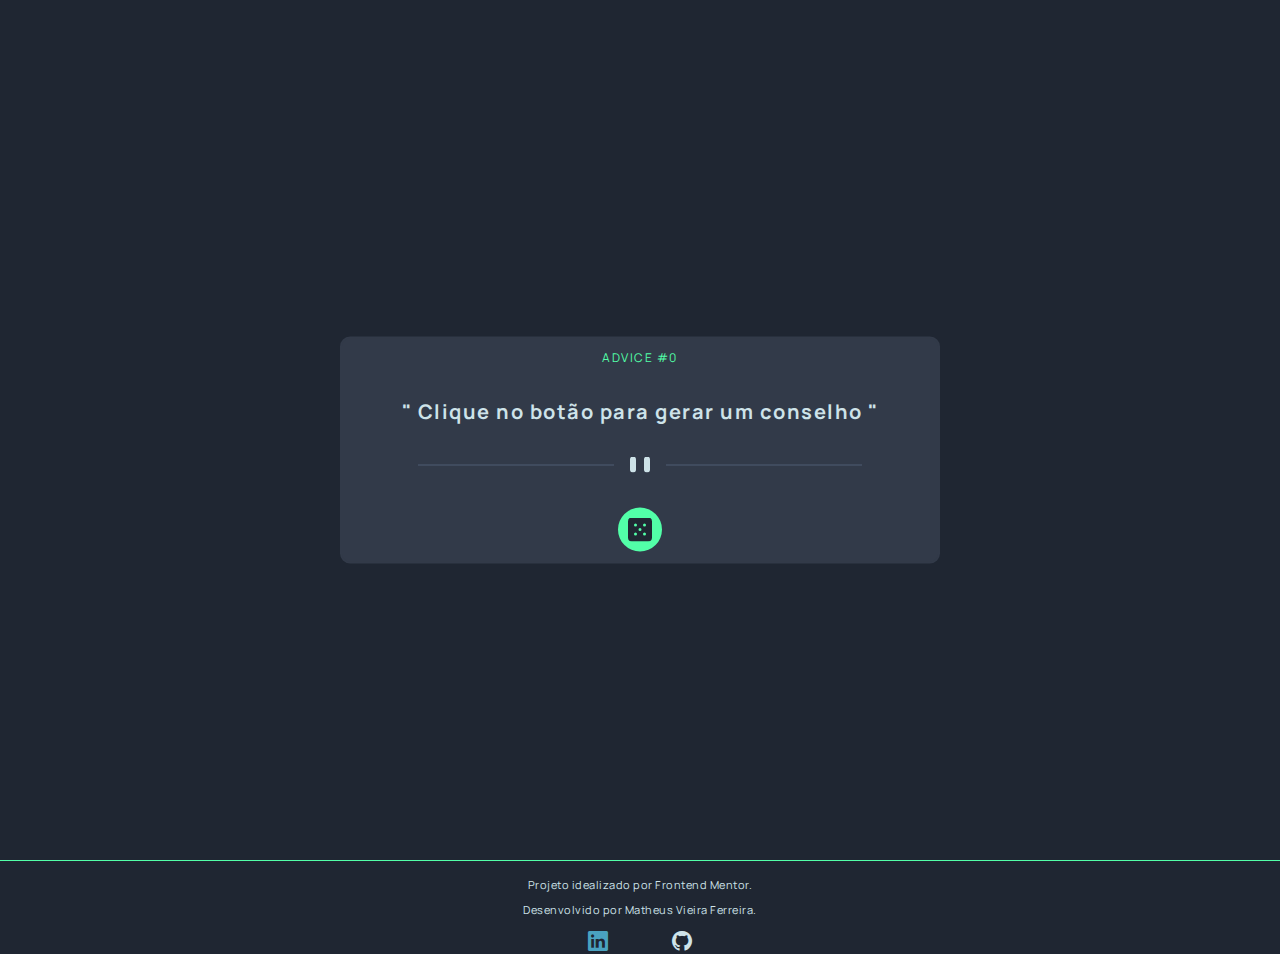
<file: advice-generator/index.html>
<!DOCTYPE html>
<html lang="pt-br">
  <head>
    <meta charset="UTF-8" />
    <meta name="viewport" content="width=device-width, initial-scale=1.0" />
    <link rel="icon" type="image/png" href="./images/favicon.png" />
    <title>Frontend Mentor | Advice generator app</title>
    <link rel="stylesheet" href="css/global.css" />
    <link rel="stylesheet" href="css/card-container.css" />
    <link rel="stylesheet" href="css/footer.css" />
  </head>
  <body>
    <main class="advice-card">
      <section class="advice-container">
        <p>Advice #<span data-advice="advice-number">0</span></p>
        <h2>
          "
          <span data-advice-text="advice-txt"
            >Clique no botão para gerar um conselho</span
          >

          "
        </h2>
        <picture>
          <source
            media="(max-width: 600px)"
            srcset="images/pattern-divider-mobile.svg"
          />
          <img
            src="images/pattern-divider-desktop.svg"
            alt="Imagem divisória"
          />
        </picture>
        <button data-generate="generateAdvice">
          <img src="images/icon-dice.svg" alt="Botão para gerar conselhos" />
        </button>
      </section>
    </main>
    <footer>
      <p>
        Projeto idealizado por
        <a href="https://www.frontendmentor.io" target="_blank"
          >Frontend Mentor</a
        >.
      </p>

      <p>Desenvolvido por Matheus Vieira Ferreira.</p>
      <div class="social-links">
        <a
          href="https://www.linkedin.com/in/matheus-vieira-ferreira-806767229/"
          target="_blank"
          ><i class="bi bi-linkedin"></i
        ></a>
        <a href="https://github.com/matheusvieira17" target="_blank"
          ><i class="bi bi-github"></i
        ></a>
      </div>
    </footer>
  </body>
  <script src="advices.js"></script>
</html>
</file>
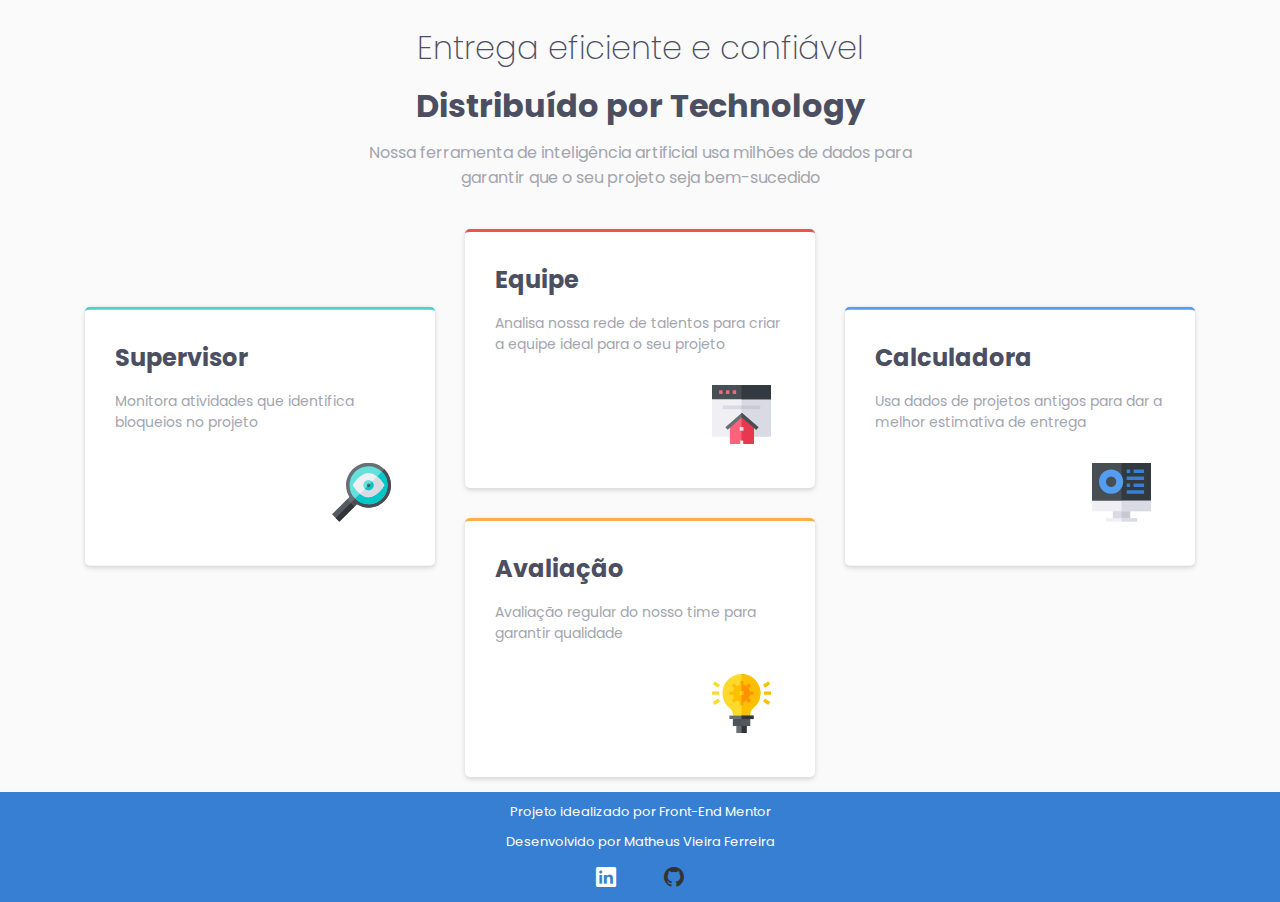
<file: card-feature-section/index.html>
<!DOCTYPE html>
<html lang="pt-br">
  <head>
    <meta charset="UTF-8" />
    <meta name="viewport" content="width=device-width, initial-scale=1.0" />
    <link rel="shortcut icon" href="images/favicon.png" type="image/x-icon" />
    <title>Frontend Mentor | Four card feature section</title>
    <link rel="stylesheet" href="css/global.css" />
    <link rel="stylesheet" href="css/header.css" />
    <link rel="stylesheet" href="css/services.css" />
    <link rel="stylesheet" href="css/footer.css" />
  </head>
  <body>
    <header>
      <h1>Entrega eficiente e confiável</h1>
      <h1>Distribuído por Technology</h1>
      <p>
        Nossa ferramenta de inteligência artificial usa milhões de dados para
        garantir que o seu projeto seja bem-sucedido
      </p>
    </header>

    <main class="services">
      <div class="box effect">
        <h3>Supervisor</h3>
        <p>Monitora atividades que identifica bloqueios no projeto</p>
        <img src="images/icon-supervisor.svg" alt="Icone Supervisor" />
      </div>
      <div class="box">
        <h3>Equipe</h3>
        <p>
          Analisa nossa rede de talentos para criar a equipe ideal para o seu
          projeto
        </p>
        <img src="images/icon-team-builder.svg" alt="Icone - equipe" />
      </div>
      <div class="box effect">
        <h3>Calculadora</h3>
        <p>
          Usa dados de projetos antigos para dar a melhor estimativa de entrega
        </p>
        <img src="images/icon-calculator.svg" alt="Icone - Calculadora" />
      </div>
      <div class="box">
        <h3>Avaliação</h3>
        <p>Avaliação regular do nosso time para garantir qualidade</p>
        <img src="images/icon-karma.svg" alt="Icone - avaliacao" />
      </div>
    </main>

    <footer>
      <p>
        Projeto idealizado por
        <a href="https://www.frontendmentor.io?ref=challenge" target="_blank"
          >Front-End Mentor</a
        >
      </p>
      <p>Desenvolvido por Matheus Vieira Ferreira</p>
      <div class="social-links">
        <a
          href="https://www.linkedin.com/in/matheus-vieira-ferreira-806767229/"
          target="blank"
          ><i class="bi bi-linkedin"></i
        ></a>
        <a href="https://github.com/matheusvieira17" target="_blank"
          ><i class="bi bi-github"></i
        ></a>
      </div>
    </footer>
  </body>
</html>
</file>
<file: advice-generator/css/card-container.css>
@charset "utf-8";

.advice-card {
  width: 100%;
  max-width: 60rem;
  border-radius: 1rem;
  background-color: var(--neutral-color2);
  border: 2px solid var(--neutral-color2);
  position: absolute;
  top: 50%;
  left: 50%;
  transform: translate(-50%, -50%);
}

.advice-container {
  padding: 1rem;
  text-align: center;
  display: flex;
  flex-direction: column;
  align-items: center;
  justify-content: center;
  gap: 3.2rem;
}

.advice-container p {
  text-transform: uppercase;
  color: var(--primary-color2);
  font-size: 1.2rem;
  letter-spacing: 1.5px;
  word-wrap: break-word;
}

.advice-container h2 {
  font-size: 2rem;
  color: var(--primary-color1);
  letter-spacing: 1.5px;
}

.advice-container button {
  border: none;
  outline: none;
  border-radius: 50%;
  padding: 1rem;
  background-color: var(--primary-color2);
  transition: all ease-in-out 0.3s;
}

.advice-container button:active {
  transform: scale(1.1);
}

.advice-container button img {
  display: flex;
  align-items: center;
  justify-content: center;
}
</file>
<file: advice-generator/css/footer.css>
@charset "utf-8";

footer {
  margin-top: auto;
  width: 100%;
  padding-top: 1.6rem;
  max-height: 4rem;
  border-top: 0.5px solid var(--primary-color2);
  color: var(--primary-color1);
  font-size: 1.1rem;
  letter-spacing: 0.5px;
  display: flex;
  flex-direction: column;
  align-items: center;
  justify-content: space-between;
  gap: 1rem;
}

footer .social-links {
  display: flex;
  justify-content: space-between;
  gap: 6.4rem;
}

footer .social-links i {
  font-size: 2rem;
  cursor: pointer;
  transition: all ease-in-out 0.5s;
}

footer .social-links a i:active {
  opacity: 0.3;
}

footer .social-links a:first-child i {
  color: #4aa2c0;
}
</file>
<file: card-feature-section/css/header.css>
@charset "utf-8";

header {
  color: var(--neutral-color1);
  max-width: 60rem;
  margin: 0 auto;
  padding: 2.4rem;
  text-align: center;
  display: flex;
  flex-direction: column;
  align-items: center;
  justify-content: center;
  gap: 1rem;
}

header h1 {
  font-size: 3.2rem;
}

header h1:first-child {
  font-weight: 200;
}

p {
  font-size: 1.6rem;
  color: var(--neutral-color2);
}
</file>
<file: card-feature-section/css/services.css>
@charset "utf-8";

.services {
  max-width: 140rem;
  margin: 0 auto;
  display: flex;
  flex-wrap: wrap;
  justify-content: center;

}

.box {
  background-color: var(--color-default);
  width: 35rem;
  margin: 1.5rem;
  padding: 3rem;
  box-shadow: var(--shadow);
  border-radius: 0.5rem;
  display: inline-flex;
  flex-direction: column;
  gap: 1.6rem;
}

.box h3 {
  font-size: 2.4rem;
  color: var(--neutral-color1);
}

.box img {
  width: 30%;
  height: 30%;
  object-fit: contain;
  margin: auto 70%;
}

.box p {
  font-size: 1.4rem;
}

.box:first-child {
  border-top: var(--border) var(--primary-color2);
}

.box:nth-child(2) {
  border-top: var(--border) var(--primary-color1);
}

.box:nth-child(3) {
  border-top: var(--border) var(--primary-color4);
}

.box:nth-child(4) {
  border-top: 3px solid var(--primary-color3);
}

.effect {
  transform: translateY(30%);
}
</file>
<file: card-feature-section/css/footer.css>
@charset "utf-8";

footer {
  background-color: var(--color-footer);
  padding: 1rem;
  max-width: 100%;
  margin-top: auto;
  display: flex;
  flex-direction: column;
  justify-content: center;
  align-items: center;
  gap: 1rem;
}

footer p, footer a {
  font-size: 1.3rem;
  color: var(--color-default);
}

.social-links {
  display: flex;
  justify-content: space-between;
  align-items: center;
  gap: 4.8rem;
}

.social-links a i {
  font-size: 2rem;
}

.social-links a:active i {
  filter: opacity(0.6);
}

.social-links a:nth-child(2) i {
  color: var(--color-special-icon);
}
</file>
<file: advice-generator/css/global.css>
@charset "utf-8";
@import url("https://cdn.jsdelivr.net/npm/bootstrap-icons@1.10.3/font/bootstrap-icons.css");
@import url("https://fonts.googleapis.com/css2?family=Manrope:wght@800&display=swap");

* {
  margin: 0px;
  padding: 0px;
  box-sizing: border-box;
  font-family: "Manrope", sans-serif;
  text-decoration: none;
  list-style: none;
  color: inherit;
}

:root {
  font-size: 10px;
  --primary-color1: #cee3e9;
  --primary-color2: #52ffa8;
  --neutral-color1: #4e5d73;
  --neutral-color2: #323a49;
  --neutral-color3: #1f2632;
}

body {
  min-height: 100vh;
  width: 100%;
  background-color: var(--neutral-color3);
  display: flex;
  flex-direction: column;
  align-items: center;
  justify-content: center;
}
</file>
<file: card-feature-section/css/global.css>
@charset "utf-8";
@import url("https://fonts.googleapis.com/css2?family=Poppins:wght@200;400;600&display=swap");
@import url("https://cdn.jsdelivr.net/npm/bootstrap-icons@1.10.3/font/bootstrap-icons.css");

:root {
  font-size: 10px;
  --font-default: "Poppins", sans-serif;
  --color-default: #fff;
  --shadow: 0px 2px 5px #00000028;
  --border: 3px solid;
  --primary-color1: #ea5353;
  --primary-color2: #45d3d3;
  --primary-color3: #fcaf4a;
  --primary-color4: #549ef2;
  --neutral-color1: #4c4e61;
  --neutral-color2: #a3a5ae;
  --neutral-color3: #fafafa;
  --color-footer: #377FD2;
  --color-special-icon: #333;
}

* {
  margin: 0px;
  padding: 0px;
  box-sizing: border-box;
  font-size: 1.6rem;
  font-family: var(--font-default);
}

body {
  background-color: var(--neutral-color3);
  min-height: 100vh;
  width: 100%;
  display: flex;
  flex-direction: column;
  overflow-x: hidden;
}

a {
  color: inherit;
  text-decoration: none;
}

@media (max-width: 1140px) {
  .box.effect {
    transform: translateY(0%);
  }

  footer {
    width: 100%;
  }
}
</file>
